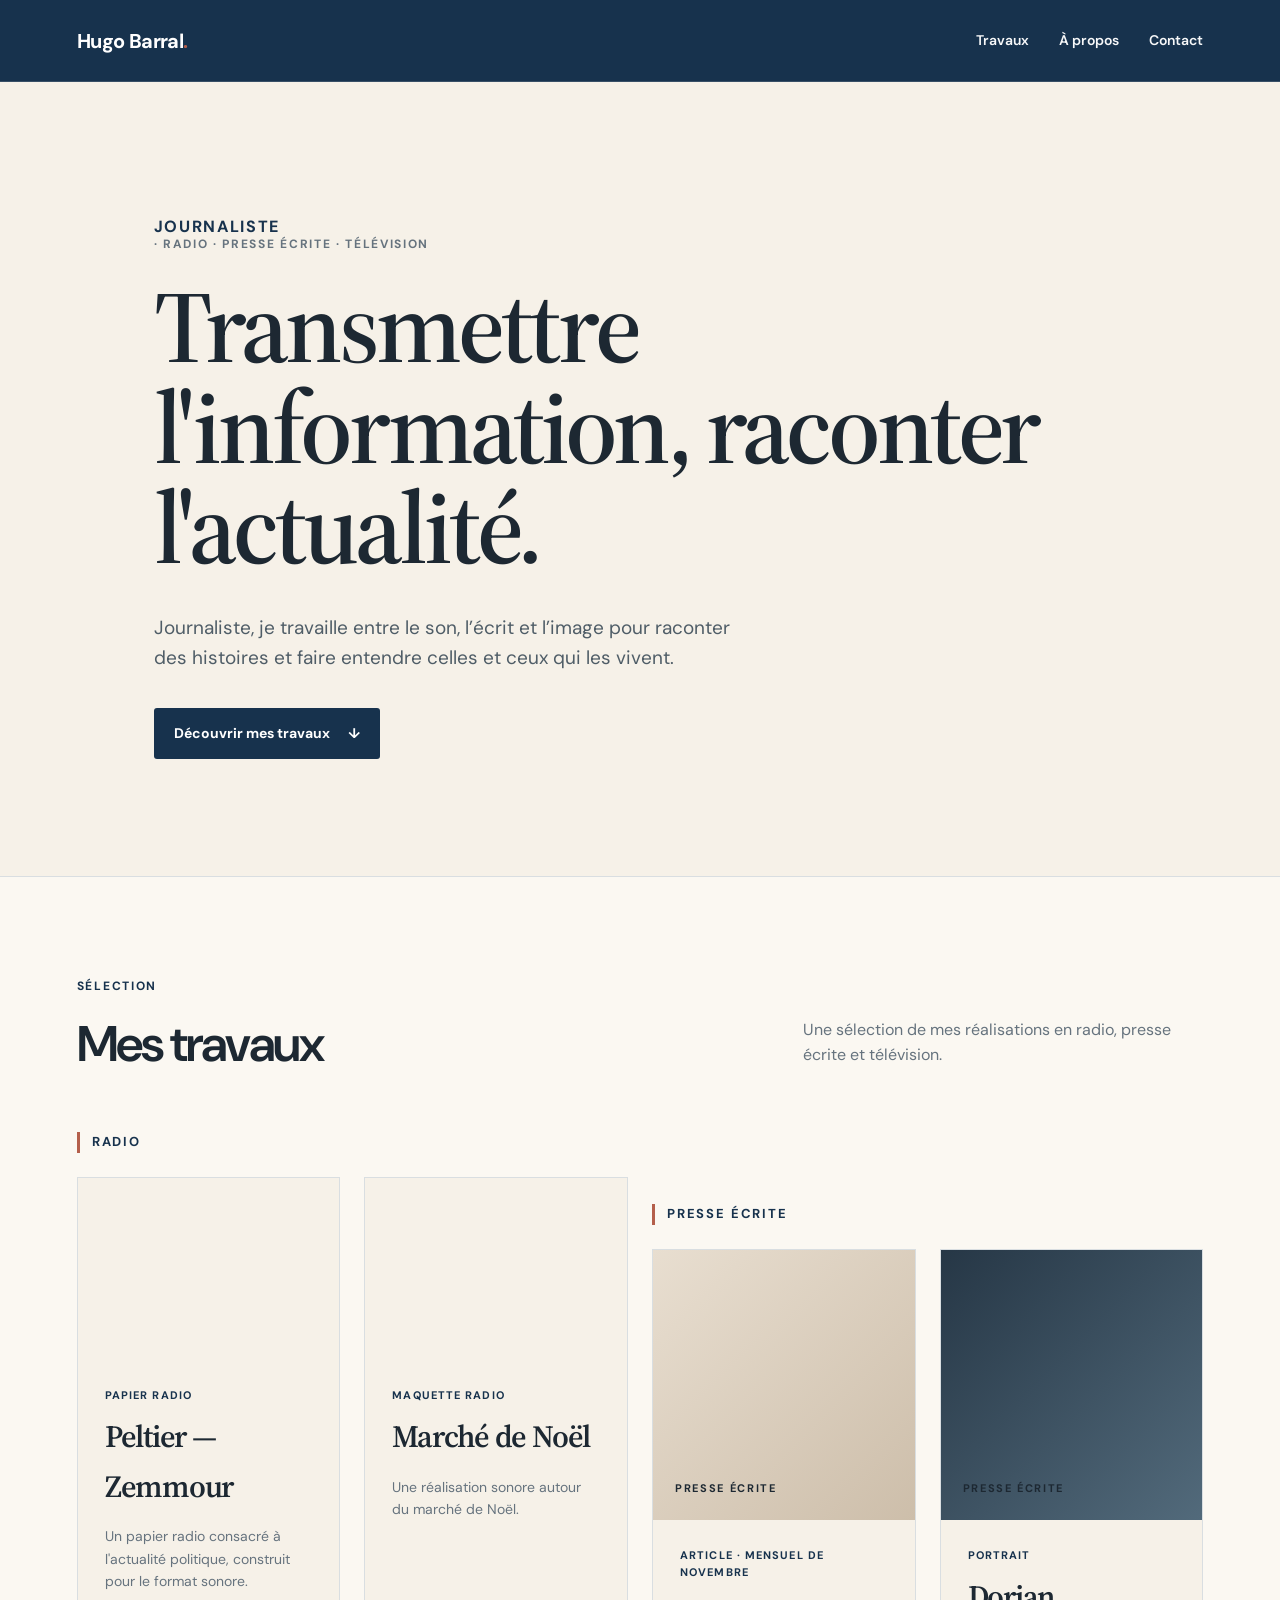
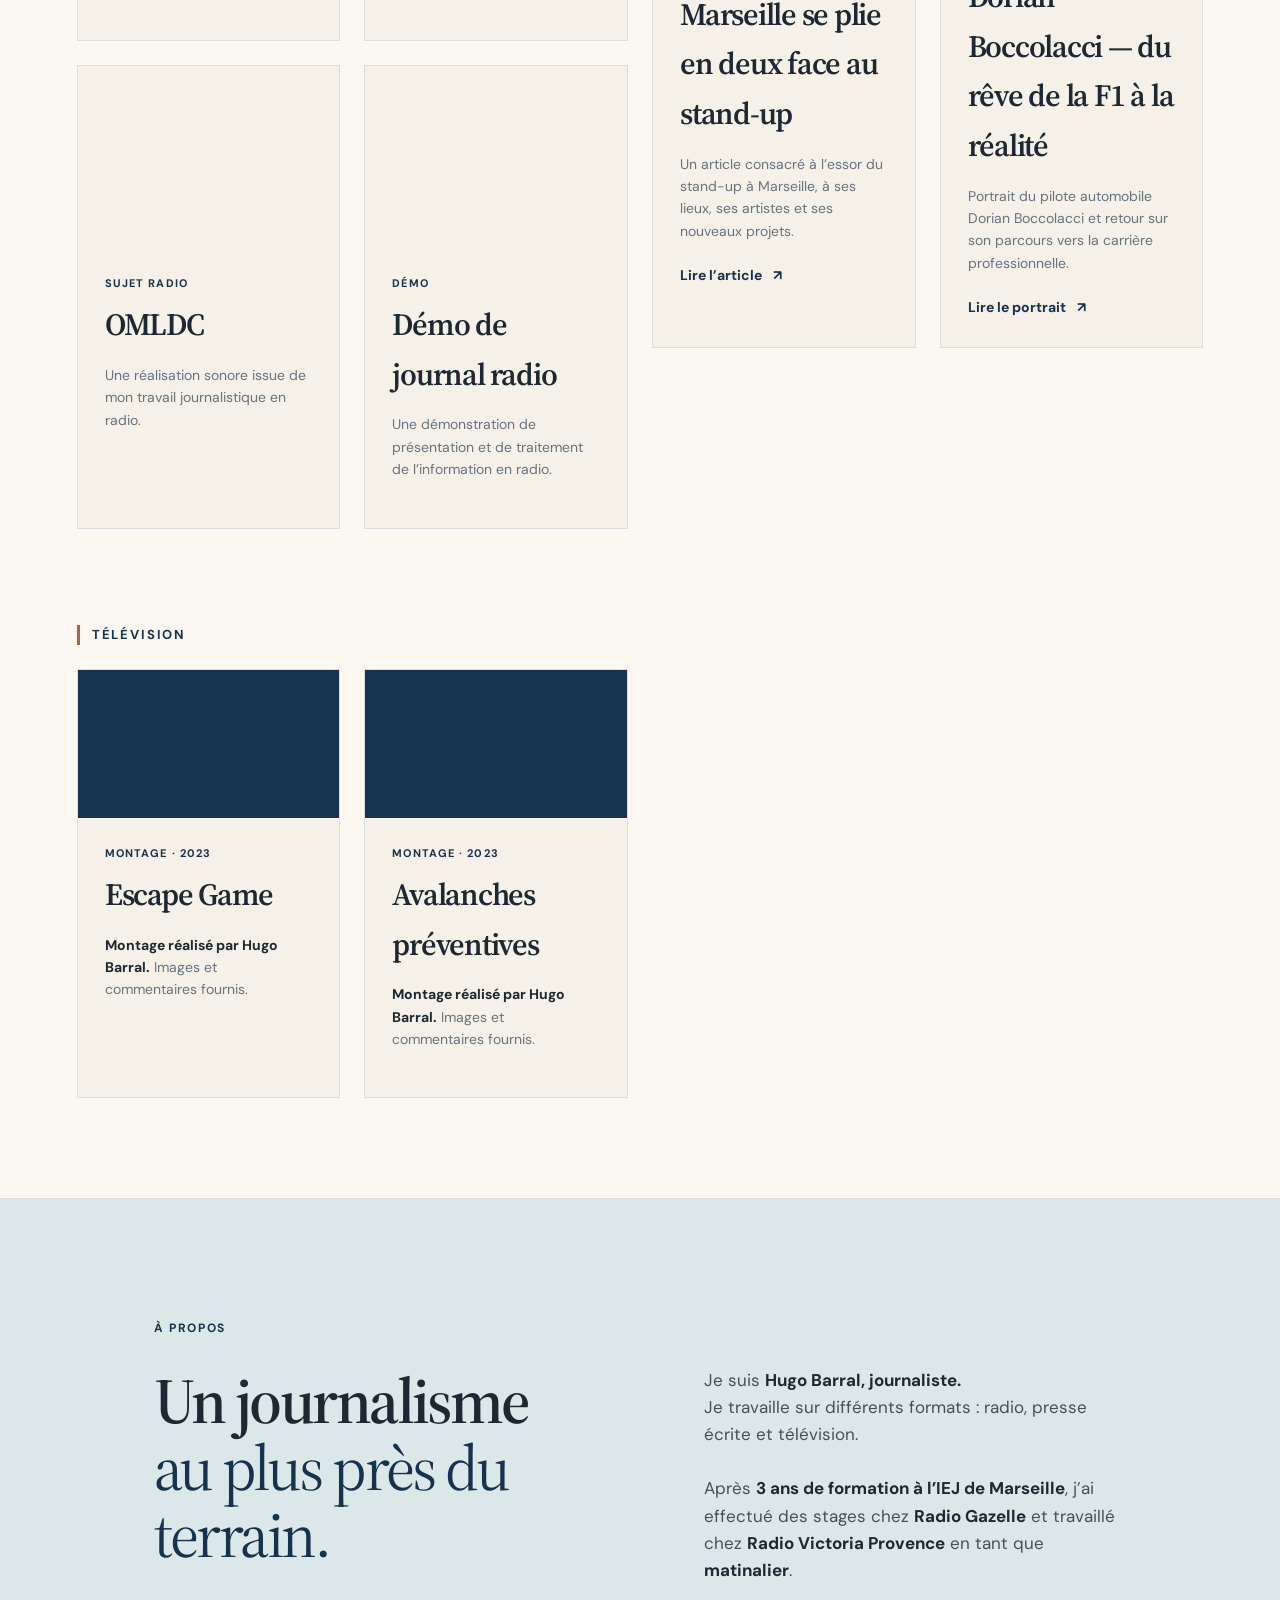
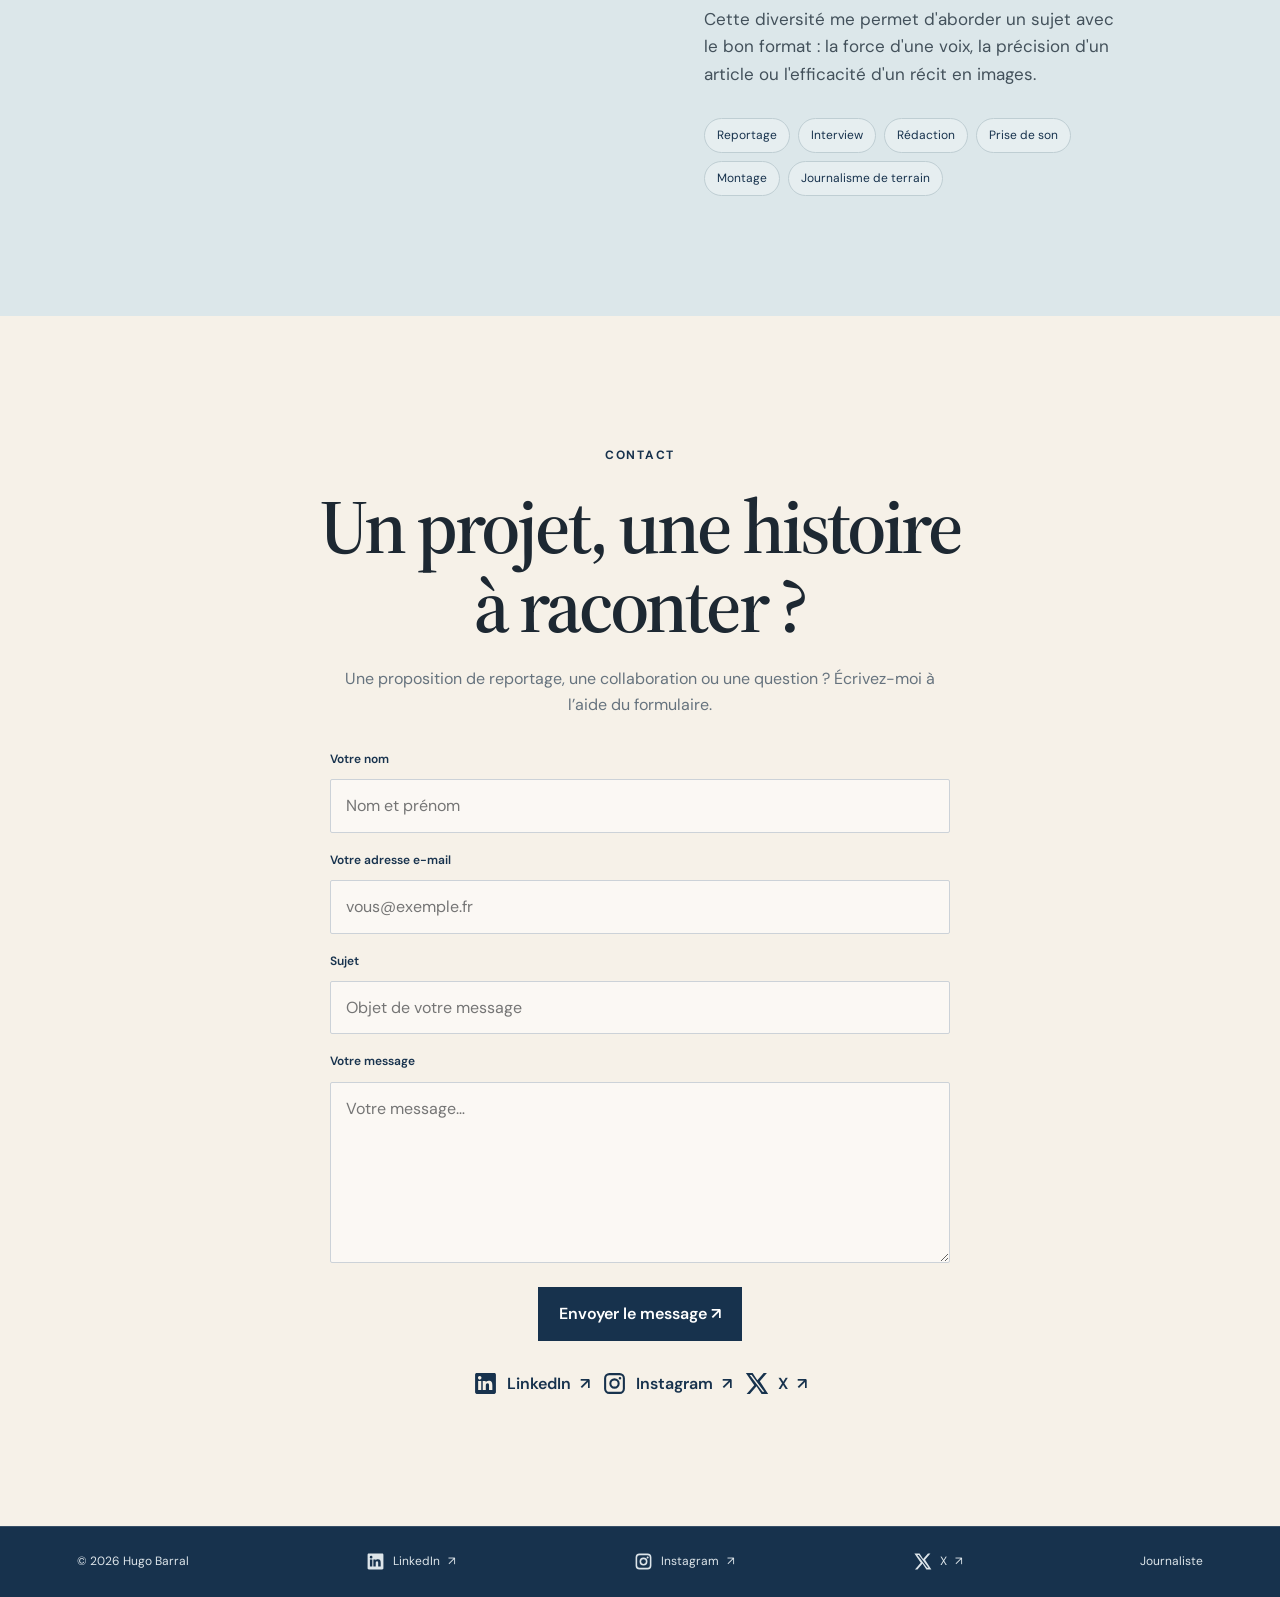
<file: index.html>
<!DOCTYPE html>
<html lang="fr">
<head>
<meta charset="UTF-8">
<meta name="viewport" content="width=device-width, initial-scale=1.0">
<meta name="description" content="Portfolio de Hugo Barral, journaliste — radio, presse écrite et télévision.">
<title>Hugo Barral — Journaliste</title>
<link rel="preconnect" href="https://fonts.googleapis.com">
<link rel="preconnect" href="https://fonts.gstatic.com" crossorigin>
<link href="https://fonts.googleapis.com/css2?family=DM+Sans:wght@400;500;600;700&family=Source+Serif+4:opsz,wght@8..60,400;8..60,600&display=swap" rel="stylesheet">
<link rel="stylesheet" href="style.css">
<style>
/* Formulaire de contact */
.contact-intro { max-width: 620px; margin: 0 auto 28px; color: var(--muted); }
.contact-form { width: min(100%, 620px); margin: 0 auto; display: grid; gap: 10px; text-align: left; }
.contact-form label { margin-top: 8px; color: var(--navy, #173b63); font-size: 12px; font-weight: 600; }
.contact-form input, .contact-form textarea { width: 100%; padding: 13px 15px; border: 1px solid #ccd2d8; border-radius: 2px; background: rgba(255,255,255,.55); color: var(--ink, #202833); font: inherit; }
.contact-form input:focus, .contact-form textarea:focus { outline: 2px solid var(--navy, #173b63); outline-offset: 1px; }
.contact-form textarea { resize: vertical; }
.contact-submit { justify-self: center; margin-top: 14px; padding: 13px 20px; border: 1px solid var(--navy, #173b63); background: var(--navy, #173b63); color: white; font: inherit; font-weight: 600; cursor: pointer; }
.contact-submit:hover { opacity: .88; }
.contact-social { margin: 30px auto 0; display: flex; justify-content: center; align-items: center; gap: 12px; color: var(--muted); }
.social-link { display: inline-flex; align-items: center; gap: 9px; color: var(--navy, #173b63); text-decoration: none; font-weight: 600; }
.social-link:hover { opacity: .75; }
.social-link svg { width: 25px; height: 25px; fill: currentColor; }
.site-footer { display: flex; justify-content: space-between; align-items: center; gap: 16px; }
.site-footer-social { display: inline-flex; align-items: center; gap: 8px; color: inherit; text-decoration: none; }
.site-footer-social svg { width: 19px; height: 19px; fill: currentColor; }
@media(max-width:600px) { .site-footer { flex-wrap: wrap; } }
</style>
</head>
<body>
<header class="site-header">
  <a class="brand" href="#accueil">Hugo Barral<span>.</span></a>
  <nav><a href="#travaux">Travaux</a><a href="#apropos">À propos</a><a href="#contact">Contact</a></nav>
</header>
<main>
<section id="accueil" class="hero">
  <div class="eyebrow"><strong class="hero-journaliste">Journaliste</strong> · Radio · Presse écrite · Télévision</div>
  <h1>Transmettre l'information, raconter l'actualité.</h1>
  <p class="intro">Journaliste, je travaille entre le son, l’écrit et l’image pour raconter des histoires et faire entendre celles et ceux qui les vivent.</p>
  <a class="button" href="#travaux">Découvrir mes travaux <span>↓</span></a>
</section>
<section id="travaux" class="work-section">
  <div class="section-heading">
    <div><div class="eyebrow blue">Sélection</div><h2>Mes travaux</h2></div>
    <p>Une sélection de mes réalisations en radio, presse écrite et télévision.</p>
  </div>
  <div class="work-grid">

    <div class="work-category">
      <div class="category-heading"><span>Radio</span></div>
      <div class="work-grid">
        <article class="work-card"><div class="audio-embed"><iframe scrolling="no" frameborder="no" allow="autoplay" src="https://w.soundcloud.com/player/?url=https%3A%2F%2Fsoundcloud.com%2Fflorent-fenestraz%2Fpeltier-zemmour-hugo-barral&color=%2317324D&auto_play=false&hide_related=false&show_comments=false&show_user=true&show_reposts=false&show_teaser=false" title="Peltier — Zemmour"></iframe></div><div class="card-content"><div class="meta">Papier radio</div><h3>Peltier — Zemmour</h3><p>Un papier radio consacré à l'actualité politique, construit pour le format sonore.</p></div></article><article class="work-card"><div class="audio-embed"><iframe scrolling="no" frameborder="no" allow="autoplay" src="https://w.soundcloud.com/player/?url=https%3A%2F%2Fsoundcloud.com%2Fflorent-fenestraz%2Fmarche-de-noel-marseille-hugo&color=%2317324D&auto_play=false&hide_related=false&show_comments=false&show_user=true&show_reposts=false&show_teaser=false" title="Marché de Noël"></iframe></div><div class="card-content"><div class="meta">Maquette radio</div><h3>Marché de Noël</h3><p>Une réalisation sonore autour du marché de Noël.</p></div></article><article class="work-card"><div class="audio-embed"><iframe scrolling="no" frameborder="no" allow="autoplay" src="https://w.soundcloud.com/player/?url=https%3A%2F%2Fsoundcloud.com%2Fflorent-fenestraz%2Folympique-de-marseille-ligue&color=%2317324D&auto_play=false&hide_related=false&show_comments=false&show_user=true&show_reposts=false&show_teaser=false" title="OMLDC"></iframe></div><div class="card-content"><div class="meta">Sujet radio</div><h3>OMLDC</h3><p>Une réalisation sonore issue de mon travail journalistique en radio.</p></div></article><article class="work-card"><div class="audio-embed"><iframe scrolling="no" frameborder="no" allow="autoplay" src="https://w.soundcloud.com/player/?url=https%3A%2F%2Fsoundcloud.com%2Fflorent-fenestraz%2Fjournal-radio-demo-hugo-barral&color=%2317324D&auto_play=false&hide_related=false&show_comments=false&show_user=true&show_reposts=false&show_teaser=false" title="Démo de journal radio"></iframe></div><div class="card-content"><div class="meta">Démo</div><h3>Démo de journal radio</h3><p>Une démonstration de présentation et de traitement de l’information en radio.</p></div></article>
      </div>
    </div>
    <div class="work-category">
      <div class="category-heading"><span>Presse écrite</span></div>
      <div class="work-grid">
        <article class="work-card"><div class="media-placeholder press"><span class="media-label">PRESSE ÉCRITE</span></div><div class="card-content"><div class="meta">Article · Mensuel de novembre</div><h3>Marseille se plie en deux face au stand-up</h3><p>Un article consacré à l’essor du stand-up à Marseille, à ses lieux, ses artistes et ses nouveaux projets.</p><a class="text-link" href="article-presse-ecrite.html">Lire l’article <span>↗</span></a></div></article><article class="work-card"><div class="media-placeholder press dark"><span class="media-label">PRESSE ÉCRITE</span></div><div class="card-content"><div class="meta">Portrait</div><h3>Dorian Boccolacci — du rêve de la F1 à la réalité</h3><p>Portrait du pilote automobile Dorian Boccolacci et retour sur son parcours vers la carrière professionnelle.</p><a class="text-link" href="portrait-dorian-boccolacci.html">Lire le portrait <span>↗</span></a></div></article>
      </div>
    </div>
    <div class="work-category">
      <div class="category-heading"><span>Télévision</span></div>
      <div class="work-grid">
        <article class="work-card"><div class="video-embed"><iframe src="https://player.vimeo.com/video/1231293612" title="Escape Game" frameborder="0" allow="autoplay; fullscreen; picture-in-picture" allowfullscreen></iframe></div><div class="card-content"><div class="meta">Montage · 2023</div><h3>Escape Game</h3><p><strong>Montage réalisé par Hugo Barral.</strong> Images et commentaires fournis.</p></div></article><article class="work-card"><div class="video-embed"><iframe src="https://player.vimeo.com/video/1231293613" title="Avalanches préventives" frameborder="0" allow="autoplay; fullscreen; picture-in-picture" allowfullscreen></iframe></div><div class="card-content"><div class="meta">Montage · 2023</div><h3>Avalanches préventives</h3><p><strong>Montage réalisé par Hugo Barral.</strong> Images et commentaires fournis.</p></div></article>
      </div>
    </div>
  </div>
</section>
<section id="apropos" class="about-section">
  <div class="eyebrow blue">À propos</div>
  <div class="about-grid">
    <h2>Un journalisme<br><em>au plus près du terrain.</em></h2>
    <div class="about-copy">
      <p class="about-intro">
Je suis <strong>Hugo Barral, journaliste.</strong><br>
Je travaille sur différents formats : radio, presse écrite et télévision.<br><br>
Après <strong>3 ans de formation à l’IEJ de Marseille</strong>, j’ai effectué des stages chez <strong>Radio Gazelle</strong> et travaillé chez <strong>Radio Victoria Provence</strong> en tant que <strong>matinalier</strong>.
</p>
      <p>Cette diversité me permet d'aborder un sujet avec le bon format : la force d'une voix, la précision d'un article ou l'efficacité d'un récit en images.</p>
      <div class="skills"><span>Reportage</span><span>Interview</span><span>Rédaction</span><span>Prise de son</span><span>Montage</span><span>Journalisme de terrain</span></div>
    </div>
  </div>
</section>

<section id="about-extra"></section>
<section id="contact" class="contact-section">
  <div class="eyebrow blue">Contact</div>
  <h2>Un projet, une histoire<br>à raconter ?</h2>
  <p class="contact-intro">Une proposition de reportage, une collaboration ou une question ? Écrivez-moi à l’aide du formulaire.</p>
  <form class="contact-form" action="https://formsubmit.co/hugo.barral@mailo.com" method="POST">
    <input type="hidden" name="_subject" value="Nouveau message depuis le portfolio d’Hugo Barral">
    <input type="hidden" name="_template" value="table">
    <label for="contact-name">Votre nom</label>
    <input id="contact-name" name="name" type="text" autocomplete="name" placeholder="Nom et prénom" required>
    <label for="contact-email">Votre adresse e-mail</label>
    <input id="contact-email" name="email" type="email" autocomplete="email" placeholder="vous@exemple.fr" required>
    <label for="contact-subject">Sujet</label>
    <input id="contact-subject" name="subject" type="text" placeholder="Objet de votre message" required>
    <label for="contact-message">Votre message</label>
    <textarea id="contact-message" name="message" rows="6" placeholder="Votre message…" required></textarea>
    <button class="contact-submit" type="submit">Envoyer le message <span>↗</span></button>
  </form>
  <div class="contact-social" aria-label="Réseaux sociaux">
    <a class="social-link" href="https://www.linkedin.com/in/hugobarral/" target="_blank" rel="noopener noreferrer" aria-label="Retrouver Hugo Barral sur LinkedIn">
      <svg viewBox="0 0 24 24" role="img" aria-hidden="true"><path d="M20.45 2H3.55C2.69 2 2 2.68 2 3.52v16.96c0 .84.69 1.52 1.55 1.52h16.9c.86 0 1.55-.68 1.55-1.52V3.52c0-.84-.69-1.52-1.55-1.52ZM7.93 18.34H4.96V9.5h2.97v8.84ZM6.45 8.29a1.72 1.72 0 1 1 0-3.44 1.72 1.72 0 0 1 0 3.44Zm11.89 10.05h-2.96v-4.3c0-1.03-.02-2.35-1.43-2.35-1.43 0-1.65 1.12-1.65 2.28v4.37H9.34V9.5h2.84v1.21h.04c.4-.7 1.36-1.43 2.8-1.43 3 0 3.56 1.97 3.56 4.54v4.52Z"/></svg>
      <span>LinkedIn</span><span aria-hidden="true">↗</span>
    </a>
    <a class="social-link" href="https://www.instagram.com/huugaal/" target="_blank" rel="noopener noreferrer" aria-label="Retrouver Hugo Barral sur Instagram">
      <svg viewBox="0 0 24 24" role="img" aria-hidden="true"><path d="M7 2h10a5 5 0 0 1 5 5v10a5 5 0 0 1-5 5H7a5 5 0 0 1-5-5V7a5 5 0 0 1 5-5Zm0 2.0A3 3 0 0 0 4 7v10a3 3 0 0 0 3 3h10a3 3 0 0 0 3-3V7a3 3 0 0 0-3-3H7Zm5 3a5 5 0 1 1 0 10 5 5 0 0 1 0-10Zm0 2a3 3 0 1 0 0 6 3 3 0 0 0 0-6Zm5.25-3.25a1.25 1.25 0 1 1 0 2.5 1.25 1.25 0 0 1 0-2.5Z"/></svg>
      <span>Instagram</span><span aria-hidden="true">↗</span>
    </a>
    <a class="social-link" href="https://x.com/HugoBarral" target="_blank" rel="noopener noreferrer" aria-label="Retrouver Hugo Barral sur X">
      <svg viewBox="0 0 24 24" role="img" aria-hidden="true"><path d="M18.9 2H22l-6.8 7.8L23.2 22h-6.3L12 14.6 5.6 22H2.5l7.3-8.4L1.8 2h6.5l4.5 6.8L18.9 2Zm-1.1 18h1.7L7.3 3.9H5.5L17.8 20Z"/></svg>
      <span>X</span><span aria-hidden="true">↗</span>
    </a>
  </div>
</section>
</main>
<footer class="site-footer"><span>© 2026 Hugo Barral</span><a class="site-footer-social" href="https://www.linkedin.com/in/hugobarral/" target="_blank" rel="noopener noreferrer" aria-label="LinkedIn — Hugo Barral"><svg viewBox="0 0 24 24" aria-hidden="true"><path d="M20.45 2H3.55C2.69 2 2 2.68 2 3.52v16.96c0 .84.69 1.52 1.55 1.52h16.9c.86 0 1.55-.68 1.55-1.52V3.52c0-.84-.69-1.52-1.55-1.52ZM7.93 18.34H4.96V9.5h2.97v8.84ZM6.45 8.29a1.72 1.72 0 1 1 0-3.44 1.72 1.72 0 0 1 0 3.44Zm11.89 10.05h-2.96v-4.3c0-1.03-.02-2.35-1.43-2.35-1.43 0-1.65 1.12-1.65 2.28v4.37H9.34V9.5h2.84v1.21h.04c.4-.7 1.36-1.43 2.8-1.43 3 0 3.56 1.97 3.56 4.54v4.52Z"/></svg><span>LinkedIn</span><span aria-hidden="true">↗</span></a><a class="site-footer-social" href="https://www.instagram.com/huugaal/" target="_blank" rel="noopener noreferrer" aria-label="Instagram — Hugo Barral"><svg viewBox="0 0 24 24" aria-hidden="true"><path d="M7 2h10a5 5 0 0 1 5 5v10a5 5 0 0 1-5 5H7a5 5 0 0 1-5-5V7a5 5 0 0 1 5-5Zm0 2A3 3 0 0 0 4 7v10a3 3 0 0 0 3 3h10a3 3 0 0 0 3-3V7a3 3 0 0 0-3-3H7Zm5 3a5 5 0 1 1 0 10 5 5 0 0 1 0-10Zm0 2a3 3 0 1 0 0 6 3 3 0 0 0 0-6Zm5.25-3.25a1.25 1.25 0 1 1 0 2.5 1.25 1.25 0 0 1 0-2.5Z"/></svg><span>Instagram</span><span aria-hidden="true">↗</span></a><a class="site-footer-social" href="https://x.com/HugoBarral" target="_blank" rel="noopener noreferrer" aria-label="X — Hugo Barral"><svg viewBox="0 0 24 24" aria-hidden="true"><path d="M18.9 2H22l-6.8 7.8L23.2 22h-6.3L12 14.6 5.6 22H2.5l7.3-8.4L1.8 2h6.5l4.5 6.8L18.9 2Zm-1.1 18h1.7L7.3 3.9H5.5L17.8 20Z"/></svg><span>X</span><span aria-hidden="true">↗</span></a><span>Journaliste</span></footer>
</body>
</html>
</file>
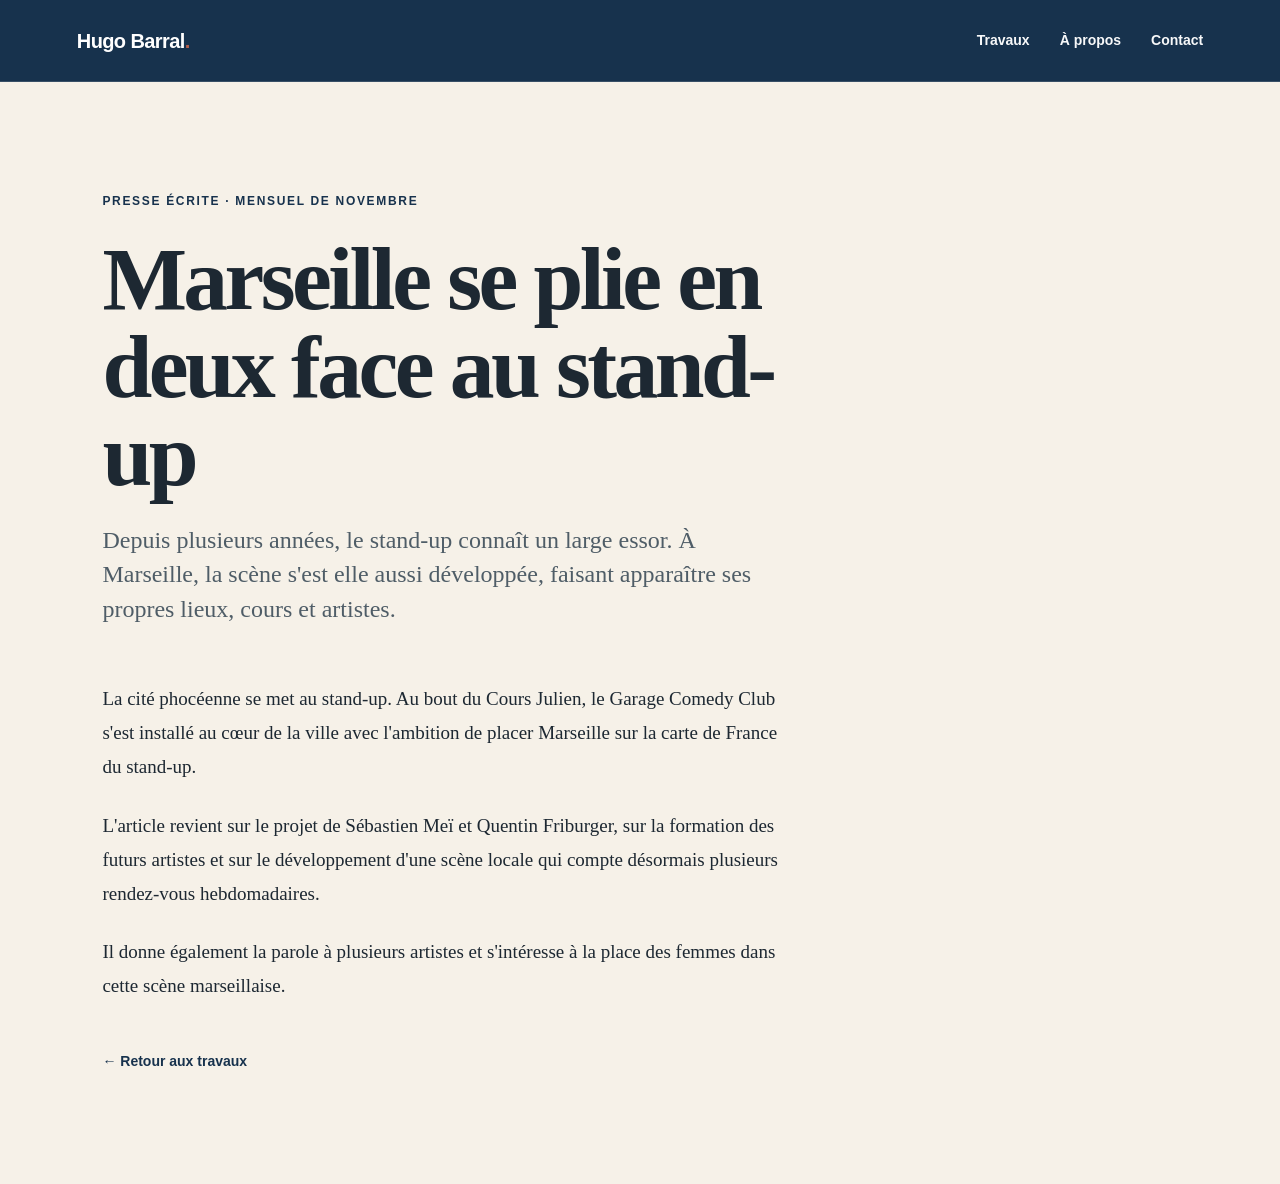
<file: article-presse-ecrite.html>
<!DOCTYPE html><html lang="fr"><head><meta charset="UTF-8"><meta name="viewport" content="width=device-width,initial-scale=1"><title>Marseille se plie en deux face au stand-up — Hugo Barral</title><link rel="stylesheet" href="style.css"></head><body><header class="site-header"><a class="brand" href="index.html">Hugo Barral<span>.</span></a><nav><a href="index.html#travaux">Travaux</a><a href="index.html#apropos">À propos</a><a href="index.html#contact">Contact</a></nav></header><main class="article-page"><div class="eyebrow blue">Presse écrite · Mensuel de novembre</div><h1>Marseille se plie en deux face au stand-up</h1><p class="article-lead">Depuis plusieurs années, le stand-up connaît un large essor. À Marseille, la scène s'est elle aussi développée, faisant apparaître ses propres lieux, cours et artistes.</p><div class="article-body"><p>La cité phocéenne se met au stand-up. Au bout du Cours Julien, le Garage Comedy Club s'est installé au cœur de la ville avec l'ambition de placer Marseille sur la carte de France du stand-up.</p><p>L'article revient sur le projet de Sébastien Meï et Quentin Friburger, sur la formation des futurs artistes et sur le développement d'une scène locale qui compte désormais plusieurs rendez-vous hebdomadaires.</p><p>Il donne également la parole à plusieurs artistes et s'intéresse à la place des femmes dans cette scène marseillaise.</p></div><a class="text-link" href="index.html#travaux">← Retour aux travaux</a></main></body></html>
</file>
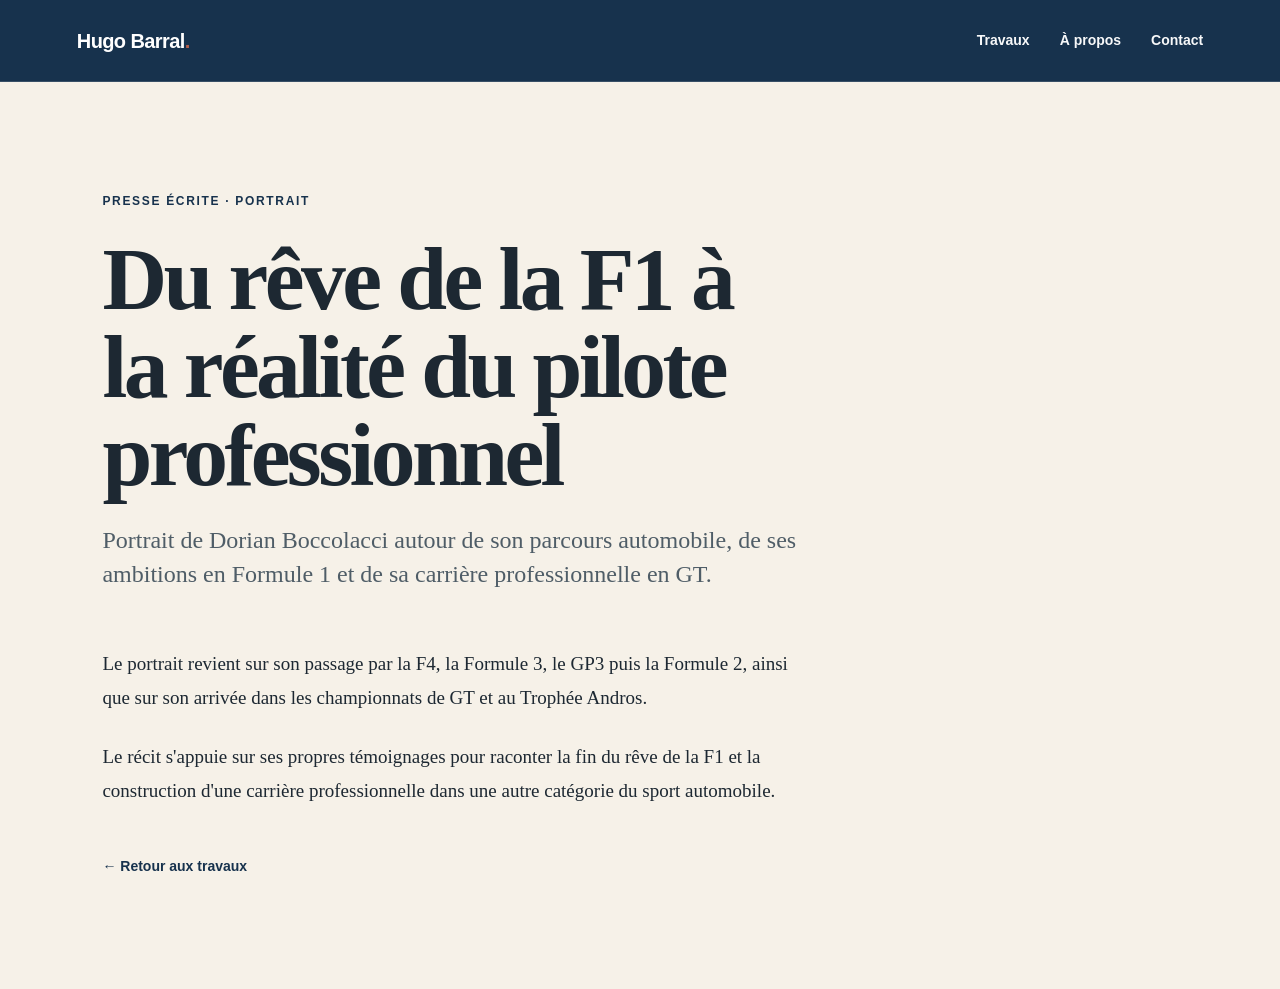
<file: portrait-dorian-boccolacci.html>
<!DOCTYPE html><html lang="fr"><head><meta charset="UTF-8"><meta name="viewport" content="width=device-width,initial-scale=1"><title>Dorian Boccolacci — Hugo Barral</title><link rel="stylesheet" href="style.css"></head><body><header class="site-header"><a class="brand" href="index.html">Hugo Barral<span>.</span></a><nav><a href="index.html#travaux">Travaux</a><a href="index.html#apropos">À propos</a><a href="index.html#contact">Contact</a></nav></header><main class="article-page"><div class="eyebrow blue">Presse écrite · Portrait</div><h1>Du rêve de la F1 à la réalité du pilote professionnel</h1><p class="article-lead">Portrait de Dorian Boccolacci autour de son parcours automobile, de ses ambitions en Formule 1 et de sa carrière professionnelle en GT.</p><div class="article-body"><p>Le portrait revient sur son passage par la F4, la Formule 3, le GP3 puis la Formule 2, ainsi que sur son arrivée dans les championnats de GT et au Trophée Andros.</p><p>Le récit s'appuie sur ses propres témoignages pour raconter la fin du rêve de la F1 et la construction d'une carrière professionnelle dans une autre catégorie du sport automobile.</p></div><a class="text-link" href="index.html#travaux">← Retour aux travaux</a></main></body></html>
</file>
<file: style.css>
*{box-sizing:border-box}

:root{
  --paper:#F6F1E8;
  --paper-soft:#FBF8F2;
  --navy:#17324D;
  --navy-deep:#10263B;
  --ink:#1D2832;
  --muted:#66737E;
  --line:#D9DEE1;
  --accent:#B45F4B;
  --accent-soft:#E7D1CA;
  --blue-soft:#DCE7EA;
  --shadow:rgba(23,50,77,.10);
}

html{scroll-behavior:smooth}

body{
  margin:0;
  background:var(--paper);
  color:var(--ink);
  font-family:"DM Sans",Arial,sans-serif;
  line-height:1.6;
}

.site-header{
  height:82px;
  padding:0 6vw;
  display:flex;
  align-items:center;
  justify-content:space-between;
  border-bottom:1px solid rgba(255,255,255,.14);
  position:sticky;
  top:0;
  background:var(--navy);
  z-index:10;
}

.brand{
  font-weight:700;
  letter-spacing:-.03em;
  color:#fff;
  text-decoration:none;
  font-size:20px;
}

.brand span{color:var(--accent)}

nav{display:flex;gap:30px}
nav a{
  color:#F7F8F9;
  text-decoration:none;
  font-size:14px;
  font-weight:600;
}
nav a:hover{color:#F0C7BC}

.hero{
  padding:15vh 12vw 13vh;
  max-width:1200px;
}

.eyebrow{
  font-size:12px;
  letter-spacing:.14em;
  text-transform:uppercase;
  font-weight:700;
  color:var(--muted);
}
.eyebrow.blue{color:var(--navy)}

.hero-journaliste{
  display:block;
  color:var(--navy);
  font-size:1.35em;
  line-height:1.05;
  margin-top:.08em;
}

h1,h2,h3{
  margin:0;
  font-weight:600;
  letter-spacing:-.04em;
}

h1{
  font-family:"Source Serif 4",Georgia,serif;
  font-size:clamp(56px,8vw,108px);
  line-height:.98;
  max-width:1000px;
  margin-top:22px;
}

h1 em,h2 em{
  font-weight:400;
  color:var(--navy);
  font-style:normal;
}

.intro{
  max-width:610px;
  color:#4F5D67;
  font-size:19px;
  margin:35px 0;
}

.button{
  display:inline-flex;
  gap:18px;
  align-items:center;
  background:var(--navy);
  color:#fff;
  text-decoration:none;
  padding:14px 20px;
  border-radius:3px;
  font-size:14px;
  font-weight:700;
  transition:.2s;
}
.button:hover{
  background:var(--navy-deep);
  transform:translateY(-2px);
}

.work-section{
  padding:100px 6vw;
  border-top:1px solid var(--line);
  background:var(--paper-soft);
}

.section-heading{
  display:flex;
  justify-content:space-between;
  gap:40px;
  align-items:end;
  margin-bottom:48px;
}

.section-heading h2{
  font-size:50px;
  margin-top:8px;
}

.section-heading p{
  max-width:400px;
  color:var(--muted);
}

.work-category{margin-top:72px}
.work-category:first-child{margin-top:0}

.category-heading{
  margin:0 0 24px;
  color:var(--navy);
  font-size:13px;
  font-weight:700;
  letter-spacing:.14em;
  text-transform:uppercase;
}

.category-heading span{
  display:inline-block;
  border-left:3px solid var(--accent);
  padding-left:12px;
}

.work-grid{
  display:grid;
  grid-template-columns:repeat(2,minmax(0,1fr));
  gap:24px;
  max-width:1200px;
  margin:auto;
}

.work-category>.work-grid{max-width:none}

.work-card{
  background:var(--paper);
  border:1px solid var(--line);
  overflow:hidden;
  transition:transform .25s,box-shadow .25s,border-color .25s;
}

.work-card:hover{
  transform:translateY(-4px);
  box-shadow:0 15px 35px var(--shadow);
  border-color:#C9BDB7;
}

.media-placeholder{
  height:270px;
  position:relative;
  display:flex;
  align-items:flex-end;
  padding:22px;
  background:var(--navy);
}

.media-placeholder.press{
  background:linear-gradient(135deg,#E8DED0,#CDBEAA);
}
.media-placeholder.press.dark{
  background:linear-gradient(135deg,#263746,#526A7B);
}
.media-placeholder.tv{
  background:linear-gradient(135deg,#1A2733,#536777);
}
.media-placeholder.blue-tv{
  background:linear-gradient(135deg,#17324D,#426C86);
}

.media-label{
  font-size:11px;
  color:#fff;
  letter-spacing:.15em;
  font-weight:700;
}

.press .media-label{color:var(--ink)}

.play-circle{
  position:absolute;
  top:50%;
  left:50%;
  transform:translate(-50%,-50%);
  width:62px;
  height:62px;
  border:1px solid rgba(255,255,255,.7);
  border-radius:50%;
  display:grid;
  place-items:center;
  color:#fff;
  font-size:17px;
  padding-left:3px;
}

.card-content{padding:27px}

.meta{
  font-size:11px;
  color:var(--navy);
  font-weight:700;
  text-transform:uppercase;
  letter-spacing:.1em;
}

.card-content h3{
  font-family:"Source Serif 4",Georgia,serif;
  font-size:31px;
  margin:8px 0;
}

.card-content p{
  color:var(--muted);
  font-size:14px;
  margin-bottom:20px;
}

.card-content p strong{color:var(--ink)}

.text-link{
  color:var(--navy);
  font-size:14px;
  font-weight:700;
  text-decoration:none;
}
.text-link:hover{color:var(--accent)}
.text-link span,.contact-link span{margin-left:8px}

.audio-embed{
  width:100%;
  margin-top:1rem;
  overflow:hidden;
}

.audio-embed iframe{
  width:100%;
  height:166px;
  display:block;
  border:0;
}

.video-embed{
  position:relative;
  width:100%;
  aspect-ratio:16/9;
  overflow:hidden;
  background:var(--navy);
}

.video-embed iframe{
  position:absolute;
  inset:0;
  width:100%;
  height:100%;
  display:block;
  border:0;
}

.video-credit{
  margin-top:.75rem;
  font-size:.9rem;
  opacity:.75;
}

.embed-note{
  border:1px dashed #C7D0D5;
  background:#F3F6F7;
  padding:18px;
  text-align:center;
  color:var(--navy);
  font-size:11px;
  font-weight:700;
  letter-spacing:.08em;
}
.embed-note small{
  color:var(--muted);
  font-size:10px;
  font-weight:400;
  letter-spacing:0;
}

.about-section{
  padding:120px 12vw;
  border-top:1px solid var(--line);
  background:var(--blue-soft);
}

.about-grid{
  display:grid;
  grid-template-columns:1fr 1fr;
  gap:10vw;
  margin-top:28px;
}

.about-grid h2{
  font-family:"Source Serif 4",Georgia,serif;
  font-size:clamp(42px,5vw,70px);
  line-height:1.05;
}

.about-copy{
  font-size:17px;
  color:#43515B;
}

.about-copy p{
  margin-top:0;
  margin-bottom:22px;
}

.about-copy strong{color:var(--ink)}

.skills{
  display:flex;
  flex-wrap:wrap;
  gap:8px;
  margin-top:30px;
}

.skills span{
  border:1px solid #BFCED3;
  border-radius:100px;
  padding:7px 12px;
  font-size:12px;
  color:var(--navy);
  background:rgba(255,255,255,.28);
}

.contact-section{
  padding:130px 12vw;
  text-align:center;
}

.contact-section h2{
  font-family:"Source Serif 4",Georgia,serif;
  font-size:clamp(48px,6vw,82px);
  line-height:1.02;
  margin:22px auto;
}

.contact-section p{
  color:var(--muted);
  margin:0 auto 25px;
}

.contact-link{
  font-size:19px;
  color:var(--navy);
  text-decoration:none;
  font-weight:600;
}
.contact-link:hover{color:var(--accent)}

footer{
  background:var(--navy);
  border-top:1px solid rgba(255,255,255,.14);
  padding:25px 6vw;
  display:flex;
  justify-content:space-between;
  color:#DDE5EA;
  font-size:12px;
}

.article-page{
  max-width:900px;
  padding:110px 8vw;
}

.article-page h1{
  font-size:clamp(48px,7vw,90px);
  max-width:900px;
  margin:24px 0;
}

.article-lead{
  font-family:"Source Serif 4",Georgia,serif;
  font-size:24px;
  line-height:1.45;
  max-width:760px;
  color:#4F5D67;
  margin:0 0 55px;
}

.article-body{
  max-width:720px;
  font-family:"Source Serif 4",Georgia,serif;
  font-size:19px;
  line-height:1.8;
  margin-bottom:45px;
}

.article-body p{margin:0 0 24px}

@media(max-width:750px){
  .site-header{padding:0 5vw;height:70px}
  nav{gap:14px}
  nav a{font-size:12px}
  .hero{padding:100px 7vw 90px}
  h1{font-size:56px}
  .intro{font-size:17px}
  .work-section,.about-section,.contact-section{padding:80px 7vw}
  .section-heading,.about-grid{display:block}
  .section-heading p{margin-top:15px}
  .work-grid{grid-template-columns:1fr}
  .section-heading h2{font-size:42px}
  .about-grid h2{margin-bottom:40px}
  .media-placeholder{height:230px}
  footer{padding:22px 7vw}
}
</file>
